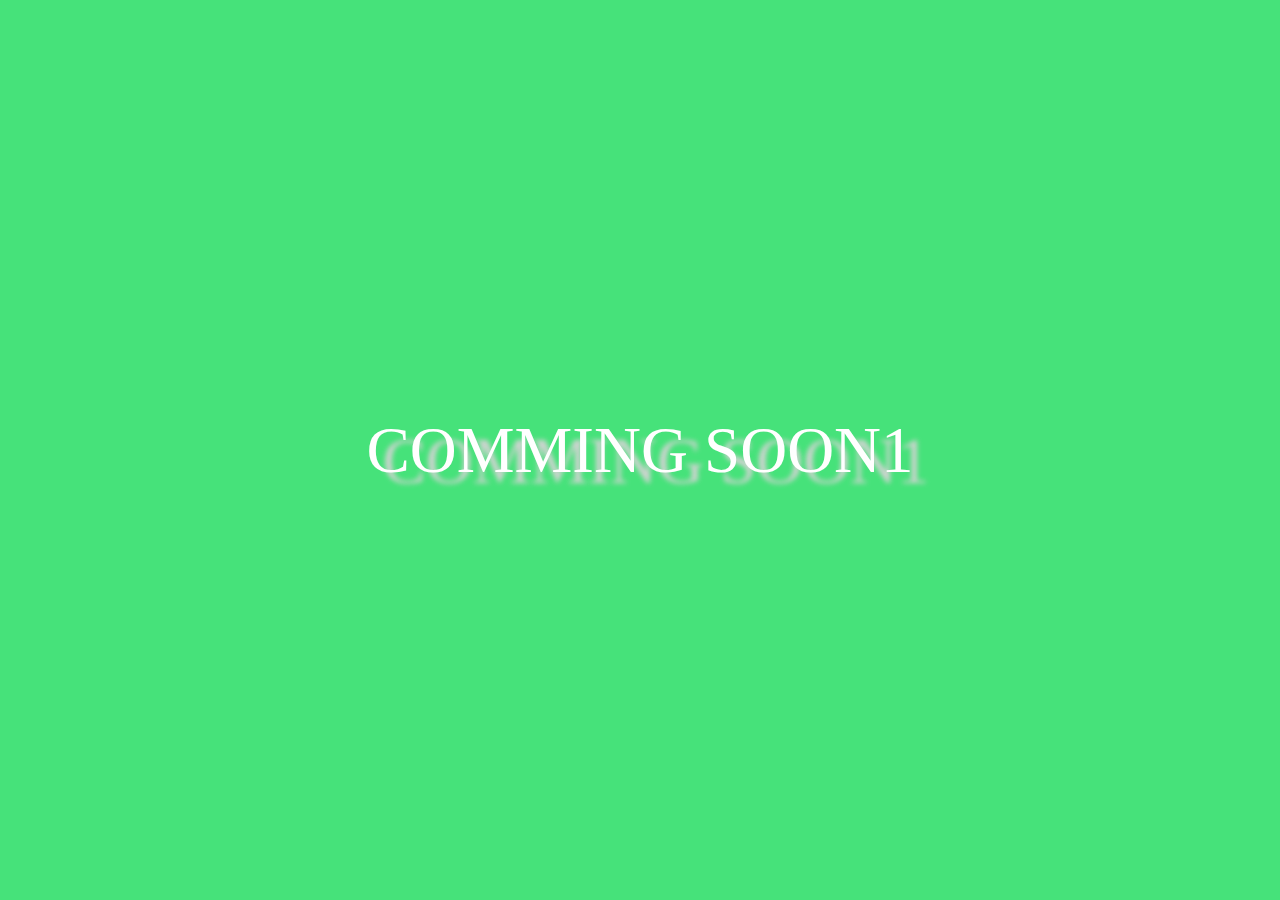
<file: comming-soon.html>
<!DOCTYPE html>
<html lang="en">
<head>
    <meta charset="UTF-8">
    <meta name="viewport" content="width=device-width, initial-scale=1.0">
    <title>Document</title>
    <link rel="stylesheet" href="./style.css" />
</head>
<body class="body-1">
    <div class="comming-soon">
        <span>
            comming soon1
        </span>
    </div>
</body>
</html>
</file>
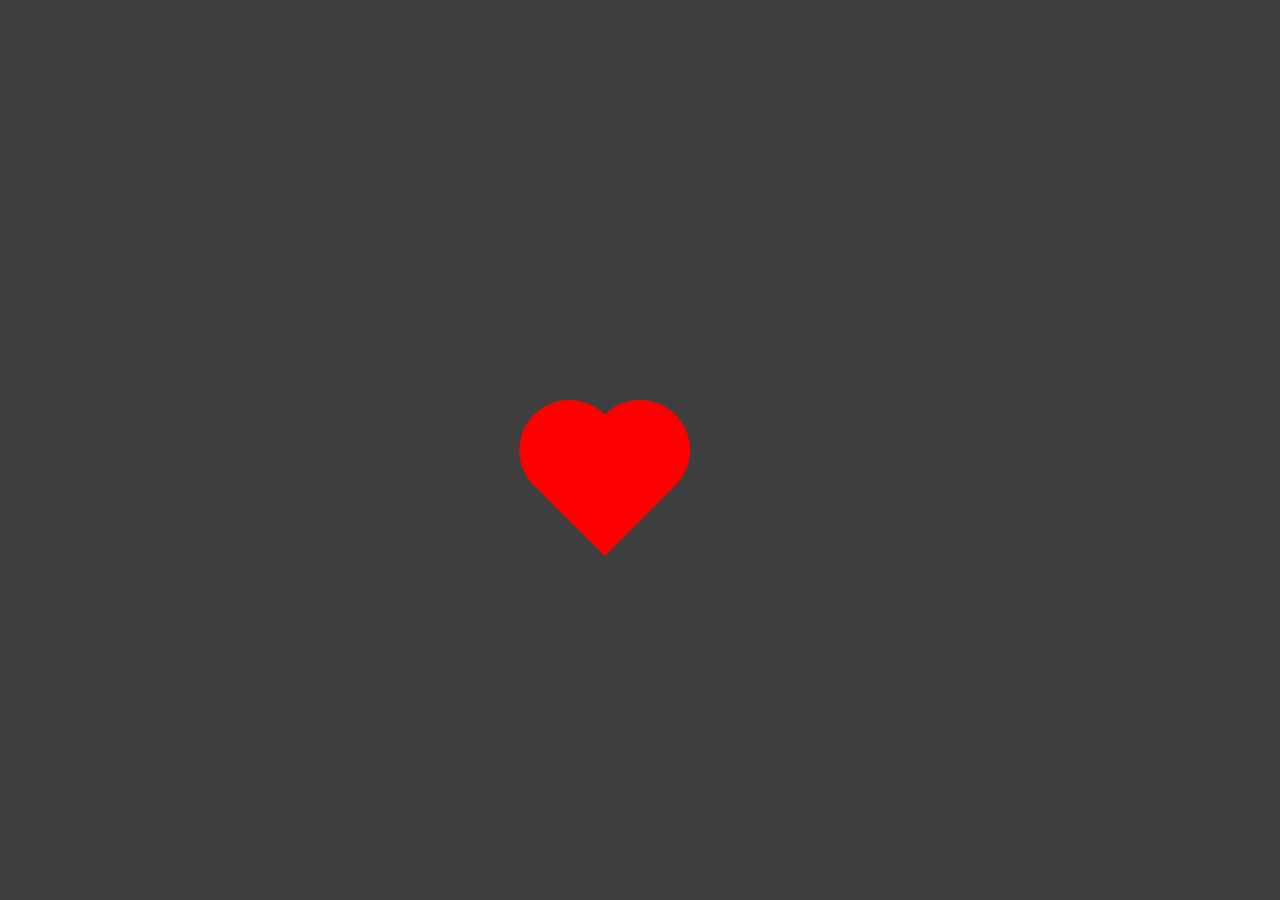
<file: heart.html>
<!DOCTYPE html>
<html lang="en">
<head>
    <meta charset="UTF-8">
    <meta name="viewport" content="width=device-width, initial-scale=1.0">
    <title>Document</title>
    <link rel="stylesheet" href="./style.css" />
</head>
<body class="body-5">
    <div class="heart"></div>
</body>
</html>
</file>
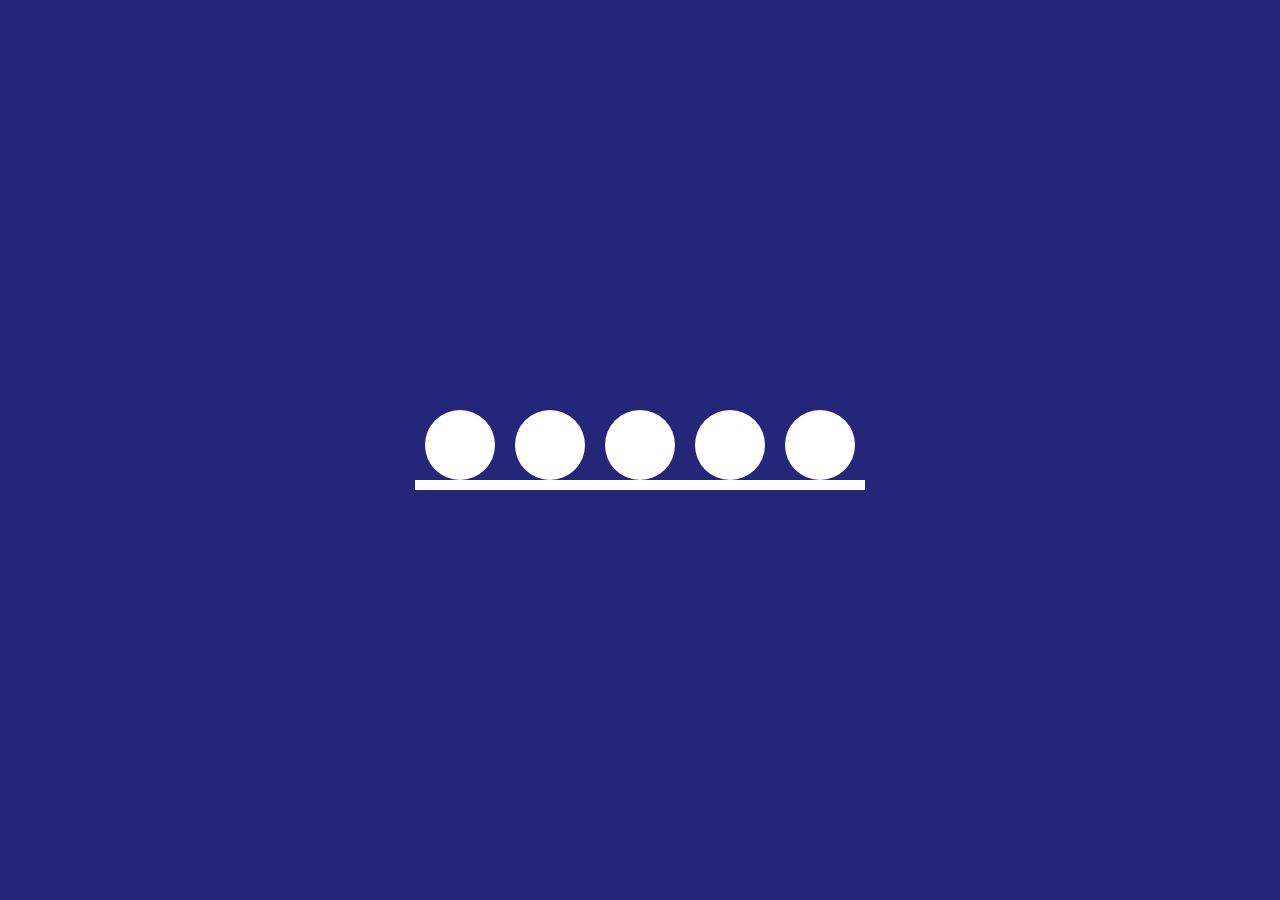
<file: jumping-balls.html>
<!DOCTYPE html>
<html lang="en">
<head>
    <meta charset="UTF-8">
    <meta name="viewport" content="width=device-width, initial-scale=1.0">
    <title>Document</title>
    <link rel="stylesheet" href="./style.css" />
</head>
<body class="body-7">
    <ul>
        <li></li>
        <li></li>
        <li></li>
        <li></li>
        <li></li>
    </ul>
</body>
</html>
</file>
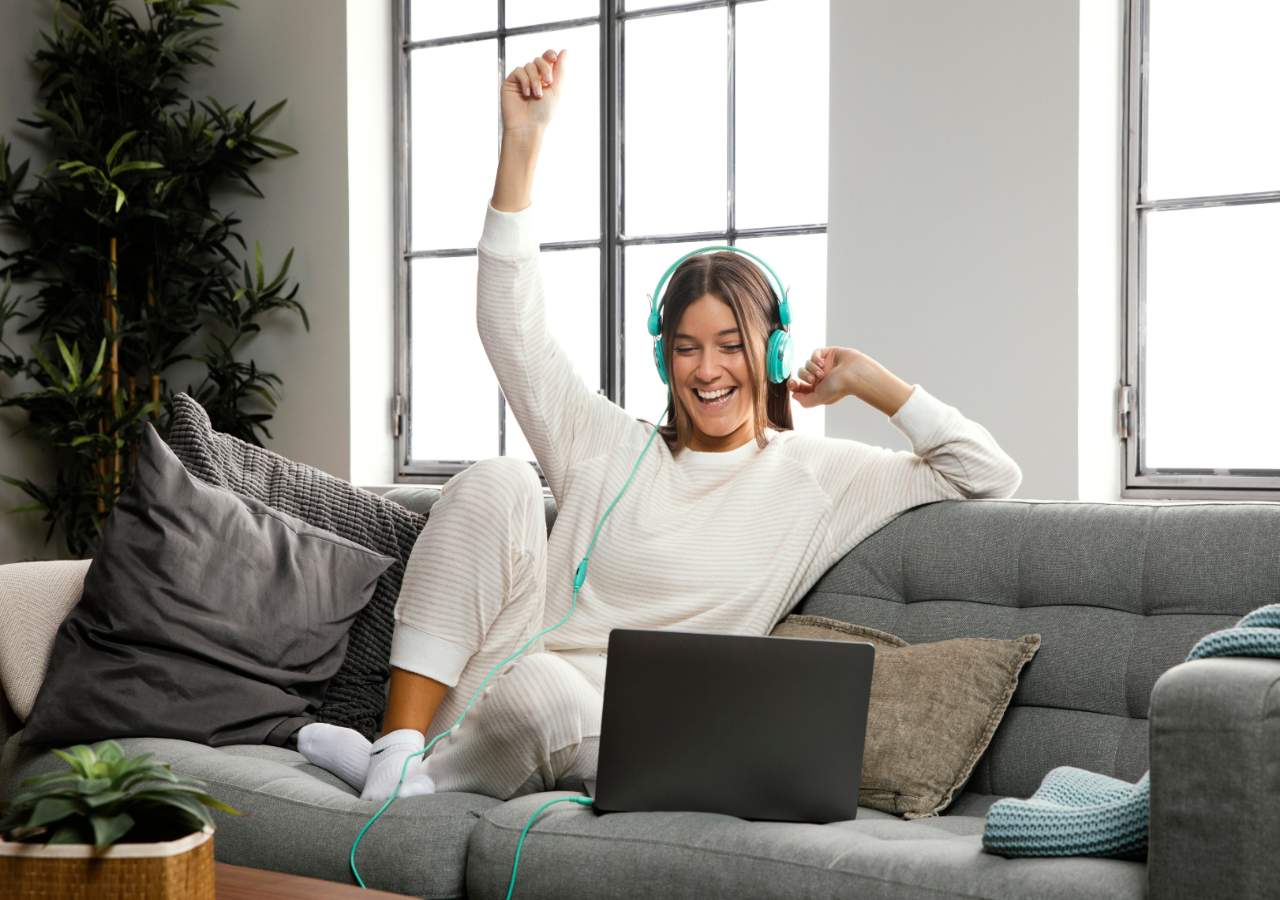
<file: running-image.html>
<!DOCTYPE html>
<html lang="en">
<head>
    <meta charset="UTF-8">
    <meta name="viewport" content="width=device-width, initial-scale=1.0">
    <title>Document</title>
    <link rel="stylesheet" href="./style.css" />
</head>
<body class="body-3">
</body>
</html>
</file>
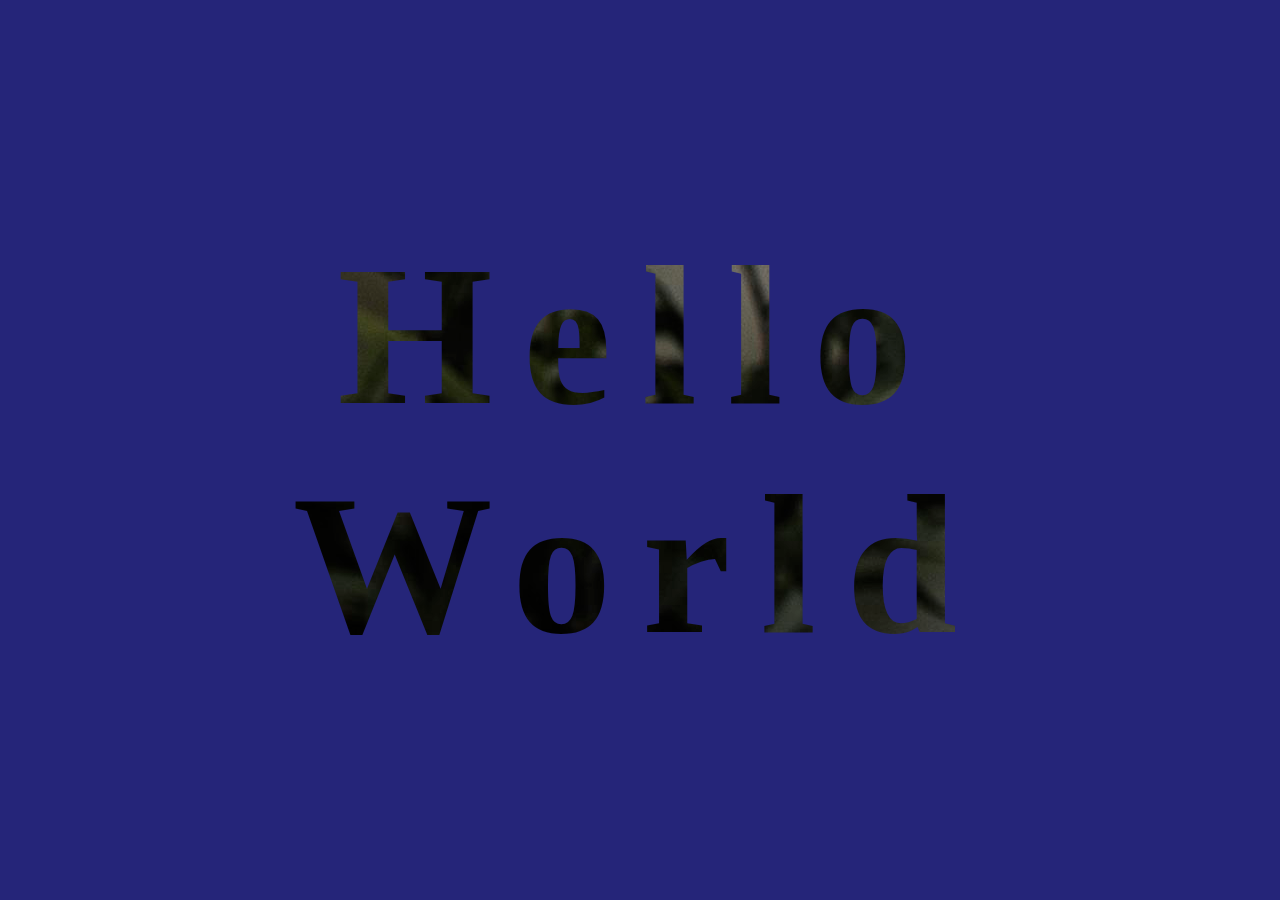
<file: text-background.html>
<!DOCTYPE html>
<html lang="en">
<head>
    <meta charset="UTF-8">
    <meta name="viewport" content="width=device-width, initial-scale=1.0">
    <title>Document</title>
    <link rel="stylesheet" href="./style.css" />
</head>
<body class="body-6">
    <h1>
        Hello World
    </h1>
</body>
</html>
</file>
<file: style.css>
.btn-1 {
  min-width: 80px;
  height: 40px;
  background-color: transparent;
  border: 1px solid yellow;
  margin: 0 auto;
  display: block;
  position: relative;
}

.btn-1:before {
  content: "Test";
  color: yellow;
  position: absolute;
  height: 100%;
  width: 100%;
  left: 0;
  top: 0;
  background-color: black;
  display: -webkit-box;
  display: -ms-flexbox;
  display: flex;
  -webkit-box-pack: center;
      -ms-flex-pack: center;
          justify-content: center;
  -webkit-box-align: center;
      -ms-flex-align: center;
          align-items: center;
  -webkit-transition: all 1s;
  transition: all 1s;
  opacity: 0;
}

.btn-1:hover:before {
  -webkit-transform: translateX(100%) rotateY(180deg) scale(0);
          transform: translateX(100%) rotateY(180deg) scale(0);
}

.btn-1:after {
  content: "Test";
  color: yellow;
  position: absolute;
  height: 100%;
  width: 100%;
  left: -100%;
  top: 0;
  background-color: black;
  display: -webkit-box;
  display: -ms-flexbox;
  display: flex;
  -webkit-box-pack: center;
      -ms-flex-pack: center;
          justify-content: center;
  -webkit-box-align: center;
      -ms-flex-align: center;
          align-items: center;
  -webkit-transition: all 1s;
  transition: all 1s;
  -webkit-transform: rotateY(180deg) scale(0);
          transform: rotateY(180deg) scale(0);
  opacity: 0;
}

.btn-1:hover:after {
  -webkit-transform: rotateY(0) scale(1);
          transform: rotateY(0) scale(1);
  left: 0;
  opacity: 1;
}

.btn-2 {
  background-color: #5c5c5c;
  color: red;
  border-color: red;
  width: 80px;
  height: 40px;
}

.btn-2:hover {
  -webkit-animation-name: hovertick;
          animation-name: hovertick;
  -webkit-animation-duration: 0.5s;
          animation-duration: 0.5s;
}

@-webkit-keyframes hovertick {
  0% {
    -webkit-transform: rotate(0deg);
            transform: rotate(0deg);
  }
  25% {
    -webkit-transform: rotate(10deg);
            transform: rotate(10deg);
  }
  50% {
    -webkit-transform: rotate(-10deg);
            transform: rotate(-10deg);
  }
  75% {
    -webkit-transform: rotate(10deg);
            transform: rotate(10deg);
  }
  100% {
    -webkit-transform: rotate(0deg);
            transform: rotate(0deg);
  }
}

@keyframes hovertick {
  0% {
    -webkit-transform: rotate(0deg);
            transform: rotate(0deg);
  }
  25% {
    -webkit-transform: rotate(10deg);
            transform: rotate(10deg);
  }
  50% {
    -webkit-transform: rotate(-10deg);
            transform: rotate(-10deg);
  }
  75% {
    -webkit-transform: rotate(10deg);
            transform: rotate(10deg);
  }
  100% {
    -webkit-transform: rotate(0deg);
            transform: rotate(0deg);
  }
}

.btn-3 {
  width: 80px;
  height: 40px;
  position: relative;
  overflow: hidden;
  z-index: 0;
}

.btn-3:hover:before {
  -webkit-transition: all 0.5s;
  transition: all 0.5s;
  -webkit-transform: rotate(0);
          transform: rotate(0);
  height: 200%;
  -webkit-animation: none;
          animation: none;
  -webkit-animation-play-state: paused;
          animation-play-state: paused;
}

.btn-3:before {
  content: "";
  z-index: -1;
  background-color: red;
  position: absolute;
  width: 200%;
  height: 100%;
  left: 0;
  top: 0;
  -webkit-transition: all 1s;
  transition: all 1s;
  -webkit-transform: rotate(75deg);
          transform: rotate(75deg);
  -webkit-transform-origin: center;
          transform-origin: center;
  -webkit-animation-name: horizontalTransition;
          animation-name: horizontalTransition;
  -webkit-animation-duration: 1s;
          animation-duration: 1s;
  -webkit-animation-timing-function: linear;
          animation-timing-function: linear;
  -webkit-animation-iteration-count: infinite;
          animation-iteration-count: infinite;
}

@-webkit-keyframes horizontalTransition {
  from {
    left: -200%;
  }
  to {
    left: +100%;
  }
}

@keyframes horizontalTransition {
  from {
    left: -200%;
  }
  to {
    left: +100%;
  }
}

.container {
  width: 500px;
  height: 500px;
  position: relative;
  overflow: hidden;
}

.container img {
  width: 100%;
  -webkit-transition: 1s;
  transition: 1s;
  height: 100%;
  position: absolute;
}

.container .caption {
  position: absolute;
  width: 100%;
  -webkit-box-orient: vertical;
  -webkit-box-direction: normal;
      -ms-flex-direction: column;
          flex-direction: column;
  height: 100%;
  display: -webkit-box;
  display: -ms-flexbox;
  display: flex;
  -webkit-box-pack: center;
      -ms-flex-pack: center;
          justify-content: center;
  -webkit-box-align: center;
      -ms-flex-align: center;
          align-items: center;
  opacity: 0;
  -webkit-transition: 1s;
  transition: 1s;
  color: white;
  -webkit-transform: translateX(-100%);
          transform: translateX(-100%);
}

.container:hover .caption {
  opacity: 1;
  background-color: rgba(0, 0, 0, 0.377);
  -webkit-transform: translateX(0%);
          transform: translateX(0%);
}

.container:hover img {
  -webkit-transform: scale(1.5) rotate(15deg) translateX(100%);
          transform: scale(1.5) rotate(15deg) translateX(100%);
}

.square {
  width: 250px;
  height: 250px;
  background-color: red;
  -webkit-animation-name: moving;
          animation-name: moving;
  -webkit-animation-duration: 3s;
          animation-duration: 3s;
  -webkit-animation-fill-mode: both;
          animation-fill-mode: both;
  -webkit-animation-delay: 2s;
          animation-delay: 2s;
  -webkit-animation-iteration-count: 2;
          animation-iteration-count: 2;
  -webkit-animation-timing-function: ease;
          animation-timing-function: ease;
  -webkit-animation-direction: alternate;
          animation-direction: alternate;
}

@-webkit-keyframes moving {
  0% {
    -webkit-transform: translateX(500px);
            transform: translateX(500px);
  }
  50% {
    -webkit-transform: translate(1000px);
            transform: translate(1000px);
  }
  100% {
    -webkit-transform: translate(1000px, -200px);
            transform: translate(1000px, -200px);
  }
}

@keyframes moving {
  0% {
    -webkit-transform: translateX(500px);
            transform: translateX(500px);
  }
  50% {
    -webkit-transform: translate(1000px);
            transform: translate(1000px);
  }
  100% {
    -webkit-transform: translate(1000px, -200px);
            transform: translate(1000px, -200px);
  }
}

.body-1 {
  height: 100vh;
  width: 100vw;
  margin: 0;
}

.body-1 .comming-soon {
  position: absolute;
  width: 100%;
  height: 100%;
  background-color: #46e27a;
  color: white;
  text-transform: uppercase;
  display: -webkit-box;
  display: -ms-flexbox;
  display: flex;
  -webkit-box-pack: center;
      -ms-flex-pack: center;
          justify-content: center;
  -webkit-box-align: center;
      -ms-flex-align: center;
          align-items: center;
}

.body-1 .comming-soon span {
  font-size: 65px;
  text-shadow: 16px 11px 5px #d3d3d3;
  -webkit-animation: simpleRotate;
          animation: simpleRotate;
  -webkit-animation-duration: 3s;
          animation-duration: 3s;
  -webkit-animation-iteration-count: infinite;
          animation-iteration-count: infinite;
  -webkit-animation-fill-mode: both;
          animation-fill-mode: both;
  -webkit-animation-direction: alternate;
          animation-direction: alternate;
}

@-webkit-keyframes simpleRotate {
  0% {
    -webkit-transform: rotate(-5deg);
            transform: rotate(-5deg);
  }
  100% {
    -webkit-transform: rotate(5deg);
            transform: rotate(5deg);
  }
}

@keyframes simpleRotate {
  0% {
    -webkit-transform: rotate(-5deg);
            transform: rotate(-5deg);
  }
  100% {
    -webkit-transform: rotate(5deg);
            transform: rotate(5deg);
  }
}

.body-2 {
  margin: 0;
  width: 100vw;
  height: 100vh;
  -webkit-perspective: 1000px;
          perspective: 1000px;
}

.body-2 .loading {
  position: absolute;
  height: 100%;
  width: 100%;
  background-color: #46e27a;
  display: -webkit-box;
  display: -ms-flexbox;
  display: flex;
  -webkit-box-pack: center;
      -ms-flex-pack: center;
          justify-content: center;
  -webkit-box-align: center;
      -ms-flex-align: center;
          align-items: center;
}

.body-2 .loading div {
  width: 100px;
  height: 100px;
  background-color: white;
  border-radius: 10px;
  -webkit-transform-origin: center;
          transform-origin: center;
  -webkit-animation: rotation;
          animation: rotation;
  -webkit-animation-duration: 2s;
          animation-duration: 2s;
  -webkit-animation-iteration-count: infinite;
          animation-iteration-count: infinite;
}

@-webkit-keyframes rotation {
  0% {
    -webkit-transform: rotateX(0) rotateY(0deg);
            transform: rotateX(0) rotateY(0deg);
  }
  50% {
    -webkit-transform: rotateX(0) rotateY(180deg);
            transform: rotateX(0) rotateY(180deg);
  }
  100% {
    -webkit-transform: rotateX(180deg) rotateY(180deg);
            transform: rotateX(180deg) rotateY(180deg);
  }
}

@keyframes rotation {
  0% {
    -webkit-transform: rotateX(0) rotateY(0deg);
            transform: rotateX(0) rotateY(0deg);
  }
  50% {
    -webkit-transform: rotateX(0) rotateY(180deg);
            transform: rotateX(0) rotateY(180deg);
  }
  100% {
    -webkit-transform: rotateX(180deg) rotateY(180deg);
            transform: rotateX(180deg) rotateY(180deg);
  }
}

.body-3 {
  margin: 0;
  width: 100vw;
  height: 100vh;
  background: url("./test.jpg");
  background-size: 100% 100%;
  -webkit-animation: run;
          animation: run;
  -webkit-animation-duration: 5s;
          animation-duration: 5s;
  -webkit-animation-timing-function: linear;
          animation-timing-function: linear;
  -webkit-animation-iteration-count: infinite;
          animation-iteration-count: infinite;
  -webkit-animation-fill-mode: forwards;
          animation-fill-mode: forwards;
}

@-webkit-keyframes run {
  from {
    background-position: left 0;
  }
  to {
    background-position: left 100vh;
  }
}

@keyframes run {
  from {
    background-position: left 0;
  }
  to {
    background-position: left 100vh;
  }
}

.body-4 {
  margin: 0;
  width: 100vw;
  height: 100vh;
  background-color: black;
}

.body-4 ul {
  display: -webkit-box;
  display: -ms-flexbox;
  display: flex;
  position: absolute;
  top: 50%;
  left: 50%;
  -webkit-transform: translate(-50%, -50%);
          transform: translate(-50%, -50%);
}

.body-4 ul li {
  list-style-type: none;
  letter-spacing: 2rem;
  font-size: 90px;
  -webkit-animation-name: lighting;
          animation-name: lighting;
  -webkit-animation-duration: 2s;
          animation-duration: 2s;
  -webkit-animation-iteration-count: infinite;
          animation-iteration-count: infinite;
  -webkit-animation-fill-mode: both;
          animation-fill-mode: both;
}

.body-4 ul li:nth-child(1) {
  -webkit-animation-delay: 0.2s;
          animation-delay: 0.2s;
}

.body-4 ul li:nth-child(2) {
  -webkit-animation-delay: 0.4s;
          animation-delay: 0.4s;
}

.body-4 ul li:nth-child(3) {
  -webkit-animation-delay: 0.6s;
          animation-delay: 0.6s;
}

.body-4 ul li:nth-child(4) {
  -webkit-animation-delay: 0.8s;
          animation-delay: 0.8s;
}

.body-4 ul li:nth-child(5) {
  -webkit-animation-delay: 1s;
          animation-delay: 1s;
}

.body-4 ul li:nth-child(6) {
  -webkit-animation-delay: 1.2s;
          animation-delay: 1.2s;
}

.body-4 ul li:nth-child(7) {
  -webkit-animation-delay: 1.4s;
          animation-delay: 1.4s;
}

.body-4 ul li:nth-child(8) {
  -webkit-animation-delay: 1.6s;
          animation-delay: 1.6s;
}

@-webkit-keyframes lighting {
  0% {
    color: #5e5e5e;
  }
  90% {
    color: #5e5e5e;
  }
  100% {
    color: yellow;
  }
}

@keyframes lighting {
  0% {
    color: #5e5e5e;
  }
  90% {
    color: #5e5e5e;
  }
  100% {
    color: yellow;
  }
}

.body-5 {
  margin: 0;
  height: 100vh;
  width: 100vw;
  background-color: rgba(59, 59, 59, 0.986);
  display: -webkit-box;
  display: -ms-flexbox;
  display: flex;
  -webkit-box-pack: center;
      -ms-flex-pack: center;
          justify-content: center;
  -webkit-box-align: center;
      -ms-flex-align: center;
          align-items: center;
}

.body-5 .heart {
  background-color: red;
  width: 100px;
  height: 100px;
  position: relative;
  -webkit-transform: rotate(-45deg);
          transform: rotate(-45deg);
  border-radius: 50%;
  -webkit-animation-name: beat;
          animation-name: beat;
  -webkit-animation-duration: 1s;
          animation-duration: 1s;
  -webkit-animation-timing-function: linear;
          animation-timing-function: linear;
  -webkit-animation-iteration-count: infinite;
          animation-iteration-count: infinite;
}

.body-5 .heart:before {
  content: "";
  width: 100%;
  height: 100%;
  position: absolute;
  background-color: red;
  left: -50%;
}

.body-5 .heart:after {
  content: "";
  width: 100%;
  height: 100%;
  position: absolute;
  background-color: red;
  left: -50%;
  top: -50%;
  border-radius: 50%;
}

@-webkit-keyframes beat {
  0% {
    -webkit-transform: rotate(-45deg) scale(1);
            transform: rotate(-45deg) scale(1);
  }
  25% {
    -webkit-transform: rotate(-45deg) scale(1);
            transform: rotate(-45deg) scale(1);
  }
  30% {
    -webkit-transform: rotate(-45deg) scale(1.4);
            transform: rotate(-45deg) scale(1.4);
  }
  50% {
    -webkit-transform: rotate(-45deg) scale(1.2);
            transform: rotate(-45deg) scale(1.2);
  }
  70% {
    -webkit-transform: rotate(-45deg) scale(1.4);
            transform: rotate(-45deg) scale(1.4);
  }
  100% {
    -webkit-transform: rotate(-45deg) scale(1);
            transform: rotate(-45deg) scale(1);
  }
}

@keyframes beat {
  0% {
    -webkit-transform: rotate(-45deg) scale(1);
            transform: rotate(-45deg) scale(1);
  }
  25% {
    -webkit-transform: rotate(-45deg) scale(1);
            transform: rotate(-45deg) scale(1);
  }
  30% {
    -webkit-transform: rotate(-45deg) scale(1.4);
            transform: rotate(-45deg) scale(1.4);
  }
  50% {
    -webkit-transform: rotate(-45deg) scale(1.2);
            transform: rotate(-45deg) scale(1.2);
  }
  70% {
    -webkit-transform: rotate(-45deg) scale(1.4);
            transform: rotate(-45deg) scale(1.4);
  }
  100% {
    -webkit-transform: rotate(-45deg) scale(1);
            transform: rotate(-45deg) scale(1);
  }
}

.body-6 {
  margin: 0;
  width: 100vw;
  height: 100vh;
  background-color: #252579;
  display: -webkit-box;
  display: -ms-flexbox;
  display: flex;
  -webkit-box-pack: center;
      -ms-flex-pack: center;
          justify-content: center;
  -webkit-box-align: center;
      -ms-flex-align: center;
          align-items: center;
}

.body-6 h1 {
  font-size: 200px;
  letter-spacing: 30px;
  text-align: center;
  background-image: url(test.jpg);
  background-clip: text;
  -webkit-background-clip: text;
  color: transparent;
  -webkit-animation-name: image-walk;
          animation-name: image-walk;
  -webkit-animation-duration: 2s;
          animation-duration: 2s;
  -webkit-animation-iteration-count: infinite;
          animation-iteration-count: infinite;
  -webkit-animation-fill-mode: both;
          animation-fill-mode: both;
  -webkit-animation-timing-function: linear;
          animation-timing-function: linear;
}

@-webkit-keyframes image-walk {
  from {
    background-position: left top;
  }
  to {
    background-position: right bottom;
  }
}

@keyframes image-walk {
  from {
    background-position: left top;
  }
  to {
    background-position: right bottom;
  }
}

.body-7 {
  margin: 0;
  width: 100vw;
  height: 100vh;
  background-color: #252579;
  display: -webkit-box;
  display: -ms-flexbox;
  display: flex;
  -webkit-box-pack: center;
      -ms-flex-pack: center;
          justify-content: center;
  -webkit-box-align: center;
      -ms-flex-align: center;
          align-items: center;
}

.body-7 ul {
  display: -webkit-box;
  display: -ms-flexbox;
  display: flex;
  border-bottom: 10px solid white;
  margin: 0;
  padding: 0;
}

.body-7 ul li {
  list-style-type: none;
  width: 70px;
  height: 70px;
  background-color: white;
  margin: 0 10px;
  border-radius: 50%;
  -webkit-animation-name: jump;
          animation-name: jump;
  -webkit-animation-duration: 0.4s;
          animation-duration: 0.4s;
  -webkit-animation-timing-function: linear;
          animation-timing-function: linear;
  -webkit-animation-iteration-count: infinite;
          animation-iteration-count: infinite;
}

.body-7 ul li:nth-child(1) {
  -webkit-animation-delay: 0.075s;
          animation-delay: 0.075s;
}

.body-7 ul li:nth-child(2) {
  -webkit-animation-delay: 0.15s;
          animation-delay: 0.15s;
}

.body-7 ul li:nth-child(3) {
  -webkit-animation-delay: 0.24s;
          animation-delay: 0.24s;
}

.body-7 ul li:nth-child(4) {
  -webkit-animation-delay: 0.08s;
          animation-delay: 0.08s;
}

.body-7 ul li:nth-child(5) {
  -webkit-animation-delay: 0.675s;
          animation-delay: 0.675s;
}

@-webkit-keyframes jump {
  0% {
    -webkit-transform: translateY(0);
            transform: translateY(0);
  }
  50% {
    -webkit-transform: translateY(-150px);
            transform: translateY(-150px);
  }
  100% {
    -webkit-transform: translateY(0px);
            transform: translateY(0px);
  }
}

@keyframes jump {
  0% {
    -webkit-transform: translateY(0);
            transform: translateY(0);
  }
  50% {
    -webkit-transform: translateY(-150px);
            transform: translateY(-150px);
  }
  100% {
    -webkit-transform: translateY(0px);
            transform: translateY(0px);
  }
}

html {
  -webkit-box-sizing: border-box !important;
          box-sizing: border-box !important;
}

.body-8 {
  margin: 0;
  width: 100vw;
  height: 100vh;
  display: -webkit-box;
  display: -ms-flexbox;
  display: flex;
  -webkit-box-pack: center;
      -ms-flex-pack: center;
          justify-content: center;
  -webkit-box-align: center;
      -ms-flex-align: center;
          align-items: center;
}

.body-8 ul {
  margin: 0;
  padding: 0;
  display: -webkit-box;
  display: -ms-flexbox;
  display: flex;
}

.body-8 ul li {
  -webkit-box-sizing: border-box;
          box-sizing: border-box;
  list-style-type: none;
  margin: 0 20px;
  border: 3px solid blue;
  border-radius: 50%;
  width: 140px;
  height: 140px;
  display: -webkit-box;
  display: -ms-flexbox;
  display: flex;
  background-clip: padding-box;
  -webkit-box-pack: center;
      -ms-flex-pack: center;
          justify-content: center;
  -webkit-box-align: center;
      -ms-flex-align: center;
          align-items: center;
  position: relative;
  z-index: 0;
}

.body-8 ul li i {
  color: blue;
  font-size: 48px;
}

.body-8 ul li:before {
  content: "";
  -webkit-box-sizing: border-box;
          box-sizing: border-box;
  position: absolute;
  left: 0;
  top: 0;
  z-index: -1;
  width: 100%;
  height: 100%;
  background-color: blue;
  border-radius: 50%;
  opacity: 0;
  border: 10px solid white;
  -webkit-transition: all .5s;
  transition: all .5s;
  -webkit-transform: scale(0);
          transform: scale(0);
}

.body-8 ul li:after {
  content: "";
  position: absolute;
  width: 100%;
  height: 100%;
  border: 1px dashed blue;
  border-radius: 50%;
  -webkit-box-sizing: border-box;
          box-sizing: border-box;
  -webkit-transition: all 1s;
  transition: all 1s;
  -webkit-transform: scale(0);
          transform: scale(0);
}

.body-8 ul li:hover:before {
  opacity: 1;
  -webkit-transform: scale(1);
          transform: scale(1);
}

.body-8 ul li:hover:after {
  opacity: 1;
  -webkit-transform: scale(0.94);
          transform: scale(0.94);
  -webkit-animation-name: spin;
          animation-name: spin;
  -webkit-animation-duration: 10s;
          animation-duration: 10s;
  -webkit-animation-timing-function: linear;
          animation-timing-function: linear;
  -webkit-animation-iteration-count: infinite;
          animation-iteration-count: infinite;
}

.body-8 ul li:hover i {
  color: white;
}

@-webkit-keyframes spin {
  from {
    -webkit-transform: scale(0.94) rotate(0);
            transform: scale(0.94) rotate(0);
  }
  to {
    -webkit-transform: scale(0.94) rotate(360deg);
            transform: scale(0.94) rotate(360deg);
  }
}

@keyframes spin {
  from {
    -webkit-transform: scale(0.94) rotate(0);
            transform: scale(0.94) rotate(0);
  }
  to {
    -webkit-transform: scale(0.94) rotate(360deg);
            transform: scale(0.94) rotate(360deg);
  }
}
/*# sourceMappingURL=style.css.map */
</file>
